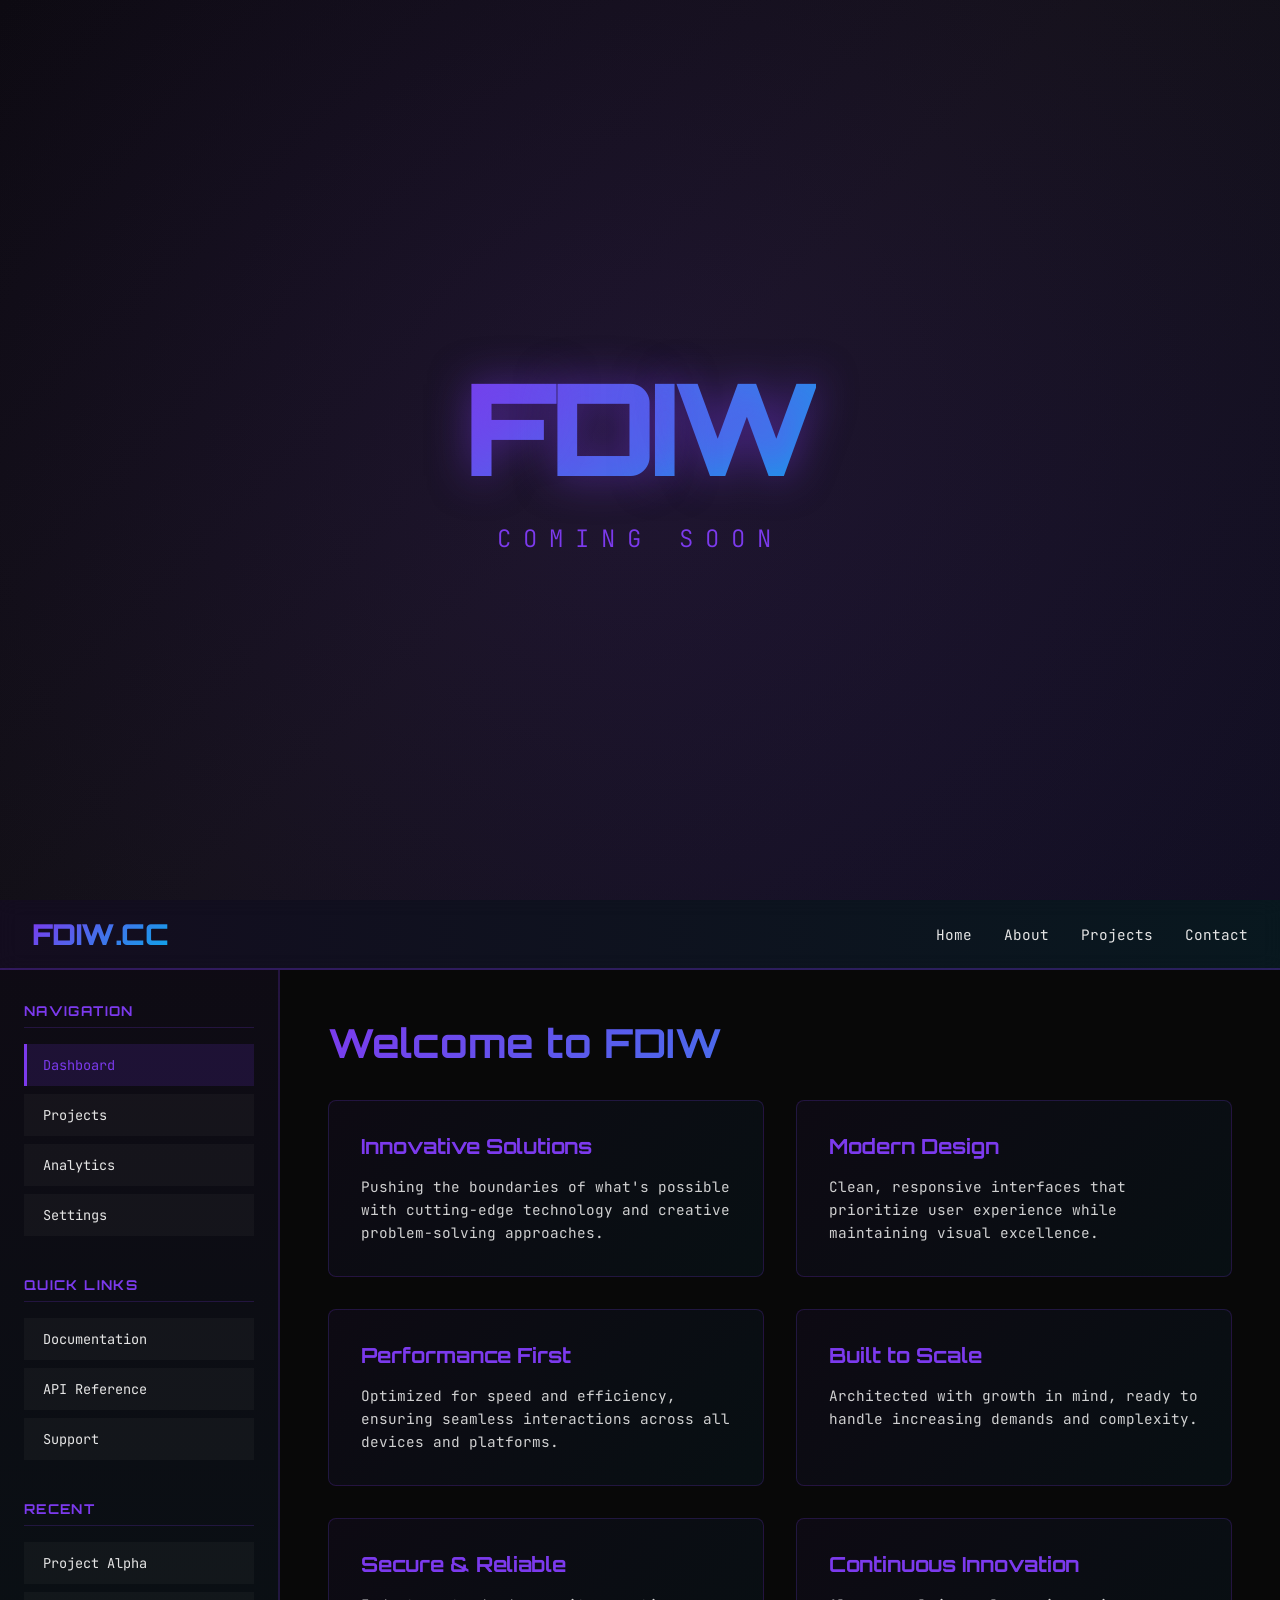
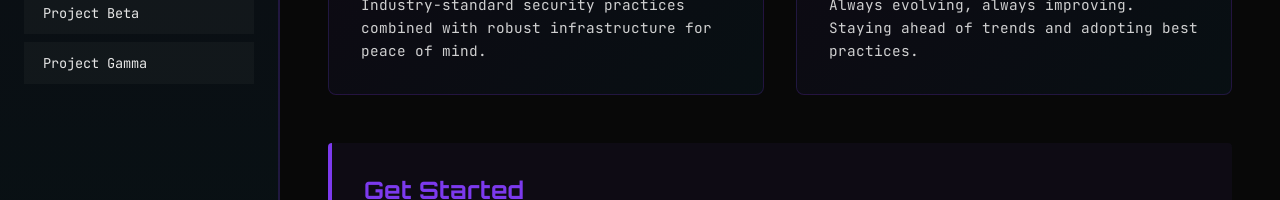
<file: index.html>
<!DOCTYPE html>
<html lang="en">
<head>
    <meta charset="UTF-8">
    <meta name="viewport" content="width=device-width, initial-scale=1.0">
    <title>fdiw.cc</title>
    <link href="https://fonts.googleapis.com/css2?family=Orbitron:wght@400;700;900&family=JetBrains+Mono:wght@300;400;500&display=swap" rel="stylesheet">
    <style>
        * {
            margin: 0;
            padding: 0;
            box-sizing: border-box;
        }

        :root {
            --primary: #7c3aed;
            --secondary: #0ea5e9;
            --bg-dark: #0f0f0f;
            --bg-darker: #080808;
            --text: #e5e5e5;
            --sidebar-width: 280px;
            --titlebar-height: 70px;
        }

        html {
            scroll-behavior: smooth;
            scroll-snap-type: y mandatory;
            overflow-y: scroll;
            scrollbar-width: none; /* Firefox */
            -ms-overflow-style: none; /* IE and Edge */
        }

        html::-webkit-scrollbar {
            display: none; /* Chrome, Safari, Opera */
        }

        body {
            font-family: 'JetBrains Mono', monospace;
            background: var(--bg-dark);
            color: var(--text);
            overflow-x: hidden;
        }

        /* Sections */
        .section {
            height: 100vh;
            width: 100vw;
            scroll-snap-align: start;
            scroll-snap-stop: always;
            position: relative;
        }

        /* Coming Soon Section */
        .coming-soon {
            display: flex;
            align-items: center;
            justify-content: center;
            background: linear-gradient(135deg, var(--bg-darker) 0%, var(--bg-dark) 50%, #0d0d1a 100%);
            position: relative;
            overflow: hidden;
        }

        .coming-soon::before {
            content: '';
            position: absolute;
            top: -50%;
            left: -50%;
            width: 200%;
            height: 200%;
            background: radial-gradient(circle, rgba(124,58,237,0.15) 0%, transparent 70%);
            animation: rotate 20s linear infinite;
        }

        @keyframes rotate {
            from { transform: rotate(0deg); }
            to { transform: rotate(360deg); }
        }

        .coming-soon-content {
            text-align: center;
            z-index: 1;
            position: relative;
        }

        .logo {
            font-family: 'Orbitron', sans-serif;
            font-size: 8rem;
            font-weight: 900;
            background: linear-gradient(135deg, var(--primary), var(--secondary));
            -webkit-background-clip: text;
            -webkit-text-fill-color: transparent;
            background-clip: text;
            letter-spacing: -0.05em;
            margin-bottom: 1rem;
            animation: glitch 3s infinite;
            text-shadow: 0 0 40px rgba(124,58,237,0.5);
        }

        @keyframes glitch {
            0%, 90%, 100% {
                transform: translate(0);
            }
            92% {
                transform: translate(-2px, 2px);
            }
            94% {
                transform: translate(2px, -2px);
            }
            96% {
                transform: translate(-2px, -2px);
            }
            98% {
                transform: translate(2px, 2px);
            }
        }

        .tagline {
            font-size: 1.5rem;
            font-weight: 300;
            color: var(--primary);
            letter-spacing: 0.5em;
            text-transform: uppercase;
            opacity: 0;
            animation: fadeIn 1s ease-out 0.5s forwards;
        }

        @keyframes fadeIn {
            to { opacity: 1; }
        }

        /* Main Site Section */
        .main-site {
            background: var(--bg-darker);
            display: flex;
            flex-direction: column;
        }

        /* Title Bar */
        .titlebar {
            height: var(--titlebar-height);
            background: linear-gradient(to right, rgba(124,58,237,0.1), rgba(14,165,233,0.1));
            border-bottom: 2px solid rgba(124,58,237,0.3);
            display: flex;
            align-items: center;
            padding: 0 2rem;
            position: sticky;
            top: 0;
            z-index: 100;
            backdrop-filter: blur(10px);
        }

        .titlebar-logo {
            font-family: 'Orbitron', sans-serif;
            font-size: 1.8rem;
            font-weight: 900;
            background: linear-gradient(135deg, var(--primary), var(--secondary));
            -webkit-background-clip: text;
            -webkit-text-fill-color: transparent;
            background-clip: text;
            letter-spacing: -0.02em;
        }

        .titlebar-nav {
            margin-left: auto;
            display: flex;
            gap: 2rem;
        }

        .titlebar-nav a {
            color: var(--text);
            text-decoration: none;
            font-size: 0.9rem;
            font-weight: 400;
            transition: all 0.3s ease;
            position: relative;
        }

        .titlebar-nav a::after {
            content: '';
            position: absolute;
            bottom: -5px;
            left: 0;
            width: 0;
            height: 2px;
            background: var(--primary);
            transition: width 0.3s ease;
        }

        .titlebar-nav a:hover {
            color: var(--primary);
        }

        .titlebar-nav a:hover::after {
            width: 100%;
        }

        /* Content Area */
        .content-area {
            display: flex;
            flex: 1;
            overflow: hidden;
        }

        /* Sidebar */
        .sidebar {
            width: var(--sidebar-width);
            background: linear-gradient(180deg, rgba(124,58,237,0.05), rgba(14,165,233,0.05));
            border-right: 2px solid rgba(124,58,237,0.2);
            padding: 2rem 1.5rem;
            overflow-y: auto;
        }

        .sidebar-section {
            margin-bottom: 2.5rem;
        }

        .sidebar-title {
            font-family: 'Orbitron', sans-serif;
            font-size: 0.85rem;
            font-weight: 700;
            color: var(--primary);
            text-transform: uppercase;
            letter-spacing: 0.1em;
            margin-bottom: 1rem;
            padding-bottom: 0.5rem;
            border-bottom: 1px solid rgba(124,58,237,0.2);
        }

        .sidebar-item {
            padding: 0.75rem 1rem;
            margin-bottom: 0.5rem;
            background: rgba(255,255,255,0.03);
            border-left: 3px solid transparent;
            cursor: pointer;
            transition: all 0.3s ease;
            font-size: 0.85rem;
        }

        .sidebar-item:hover {
            background: rgba(124,58,237,0.1);
            border-left-color: var(--primary);
            transform: translateX(5px);
        }

        .sidebar-item.active {
            background: rgba(124,58,237,0.15);
            border-left-color: var(--primary);
            color: var(--primary);
        }

        /* Main Content */
        .main-content {
            flex: 1;
            padding: 3rem;
            overflow-y: auto;
        }

        .content-grid {
            display: grid;
            grid-template-columns: repeat(auto-fit, minmax(300px, 1fr));
            gap: 2rem;
            margin-bottom: 3rem;
        }

        .card {
            background: linear-gradient(135deg, rgba(124,58,237,0.05), rgba(14,165,233,0.05));
            border: 1px solid rgba(124,58,237,0.2);
            padding: 2rem;
            border-radius: 8px;
            transition: all 0.4s ease;
            position: relative;
            overflow: hidden;
        }

        .card::before {
            content: '';
            position: absolute;
            top: 0;
            left: -100%;
            width: 100%;
            height: 100%;
            background: linear-gradient(90deg, transparent, rgba(124,58,237,0.1), transparent);
            transition: left 0.6s ease;
        }

        .card:hover::before {
            left: 100%;
        }

        .card:hover {
            transform: translateY(-5px);
            border-color: var(--primary);
            box-shadow: 0 10px 30px rgba(124,58,237,0.2);
        }

        .card-title {
            font-family: 'Orbitron', sans-serif;
            font-size: 1.3rem;
            font-weight: 700;
            color: var(--primary);
            margin-bottom: 1rem;
        }

        .card-content {
            font-size: 0.9rem;
            line-height: 1.6;
            color: var(--text);
            opacity: 0.9;
        }

        /* Responsive */
        @media (max-width: 768px) {
            .logo {
                font-size: 4rem;
            }

            .tagline {
                font-size: 1rem;
                letter-spacing: 0.3em;
            }

            .sidebar {
                width: 200px;
            }

            .main-content {
                padding: 2rem;
            }

            .content-grid {
                grid-template-columns: 1fr;
            }
        }

        /* Custom Scrollbar */
        ::-webkit-scrollbar {
            width: 8px;
        }

        ::-webkit-scrollbar-track {
            background: var(--bg-darker);
        }

        ::-webkit-scrollbar-thumb {
            background: linear-gradient(180deg, var(--primary), var(--secondary));
            border-radius: 4px;
        }

        ::-webkit-scrollbar-thumb:hover {
            background: var(--primary);
        }
    </style>
</head>
<body>
    <!-- Coming Soon Section -->
    <section class="section coming-soon">
        <div class="coming-soon-content">
            <div class="logo">FDIW</div>
            <div class="tagline">Coming Soon</div>
        </div>
    </section>

    <!-- Main Site Section -->
    <section class="section main-site">
        <div class="titlebar">
            <div class="titlebar-logo">FDIW.CC</div>
            <nav class="titlebar-nav">
                <a href="#home">Home</a>
                <a href="#about">About</a>
                <a href="#projects">Projects</a>
                <a href="#contact">Contact</a>
            </nav>
        </div>
        
        <div class="content-area">
            <aside class="sidebar">
                <div class="sidebar-section">
                    <div class="sidebar-title">Navigation</div>
                    <div class="sidebar-item active">Dashboard</div>
                    <div class="sidebar-item">Projects</div>
                    <div class="sidebar-item">Analytics</div>
                    <div class="sidebar-item">Settings</div>
                </div>
                
                <div class="sidebar-section">
                    <div class="sidebar-title">Quick Links</div>
                    <div class="sidebar-item">Documentation</div>
                    <div class="sidebar-item">API Reference</div>
                    <div class="sidebar-item">Support</div>
                </div>
                
                <div class="sidebar-section">
                    <div class="sidebar-title">Recent</div>
                    <div class="sidebar-item">Project Alpha</div>
                    <div class="sidebar-item">Project Beta</div>
                    <div class="sidebar-item">Project Gamma</div>
                </div>
            </aside>
            
            <main class="main-content">
                <h1 style="font-family: 'Orbitron', sans-serif; font-size: 2.5rem; margin-bottom: 2rem; background: linear-gradient(135deg, var(--primary), var(--secondary)); -webkit-background-clip: text; -webkit-text-fill-color: transparent;">
                    Welcome to FDIW
                </h1>
                
                <div class="content-grid">
                    <div class="card">
                        <div class="card-title">Innovative Solutions</div>
                        <div class="card-content">
                            Pushing the boundaries of what's possible with cutting-edge technology and creative problem-solving approaches.
                        </div>
                    </div>
                    
                    <div class="card">
                        <div class="card-title">Modern Design</div>
                        <div class="card-content">
                            Clean, responsive interfaces that prioritize user experience while maintaining visual excellence.
                        </div>
                    </div>
                    
                    <div class="card">
                        <div class="card-title">Performance First</div>
                        <div class="card-content">
                            Optimized for speed and efficiency, ensuring seamless interactions across all devices and platforms.
                        </div>
                    </div>
                    
                    <div class="card">
                        <div class="card-title">Built to Scale</div>
                        <div class="card-content">
                            Architected with growth in mind, ready to handle increasing demands and complexity.
                        </div>
                    </div>
                    
                    <div class="card">
                        <div class="card-title">Secure & Reliable</div>
                        <div class="card-content">
                            Industry-standard security practices combined with robust infrastructure for peace of mind.
                        </div>
                    </div>
                    
                    <div class="card">
                        <div class="card-title">Continuous Innovation</div>
                        <div class="card-content">
                            Always evolving, always improving. Staying ahead of trends and adopting best practices.
                        </div>
                    </div>
                </div>
                
                <div style="margin-top: 3rem; padding: 2rem; background: rgba(124,58,237,0.05); border-left: 4px solid var(--primary); border-radius: 4px;">
                    <h2 style="font-family: 'Orbitron', sans-serif; color: var(--primary); margin-bottom: 1rem;">
                        Get Started
                    </h2>
                    <p style="line-height: 1.8; opacity: 0.9;">
                        Ready to explore what FDIW has to offer? Navigate through the sidebar to discover our projects, 
                        read the documentation, or get in touch with our team. We're here to help you succeed.
                    </p>
                </div>
            </main>
        </div>
    </section>

    <script>
        // Enhanced scroll snap behavior
        let isScrolling;
        document.addEventListener('scroll', function() {
            window.clearTimeout(isScrolling);
            isScrolling = setTimeout(function() {
                // Smooth snap after scroll stops
                const sections = document.querySelectorAll('.section');
                const scrollPosition = window.scrollY;
                const windowHeight = window.innerHeight;
                
                sections.forEach((section, index) => {
                    const sectionTop = section.offsetTop;
                    const sectionBottom = sectionTop + section.offsetHeight;
                    
                    if (scrollPosition >= sectionTop - windowHeight / 2 && 
                        scrollPosition < sectionBottom - windowHeight / 2) {
                        section.scrollIntoView({ behavior: 'smooth', block: 'start' });
                    }
                });
            }, 150);
        }, false);

        // Sidebar interactivity
        document.querySelectorAll('.sidebar-item').forEach(item => {
            item.addEventListener('click', function() {
                document.querySelectorAll('.sidebar-item').forEach(i => i.classList.remove('active'));
                this.classList.add('active');
            });
        });
    </script>
</body>
</html>
</file>
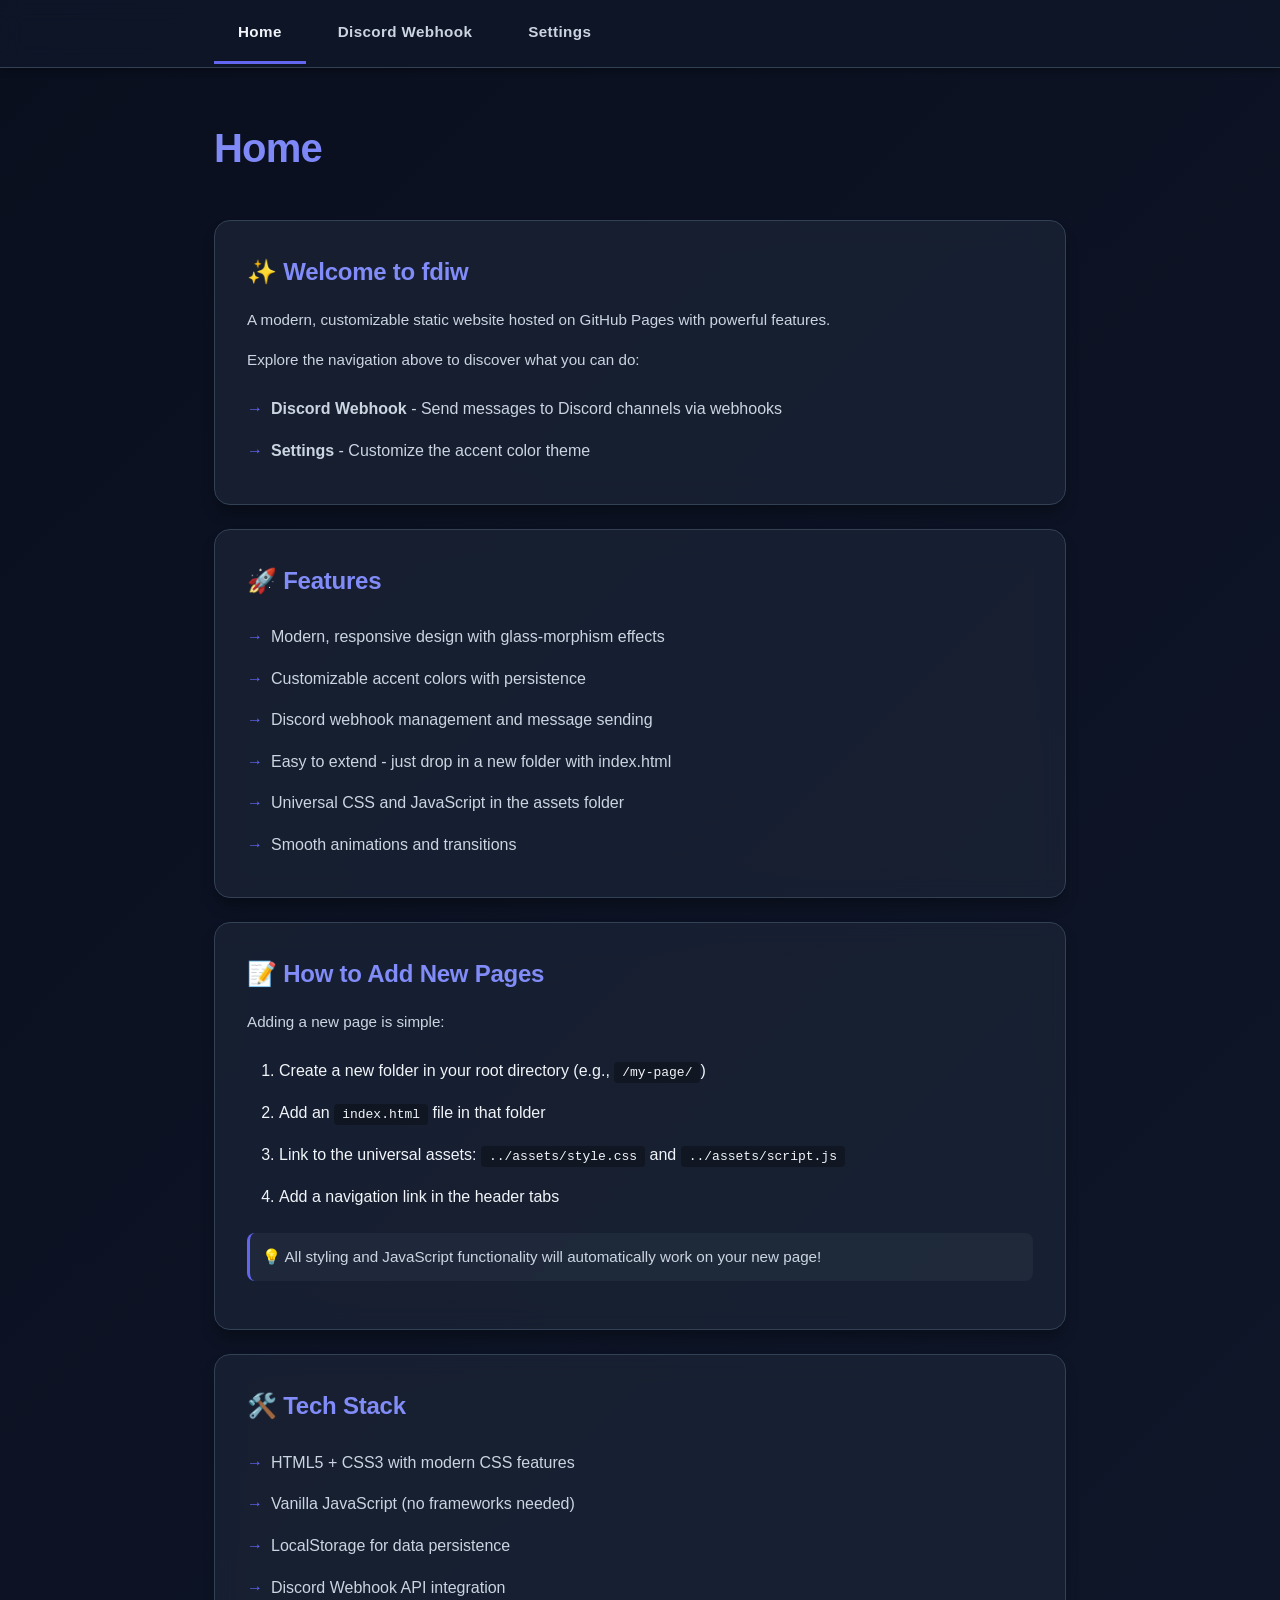
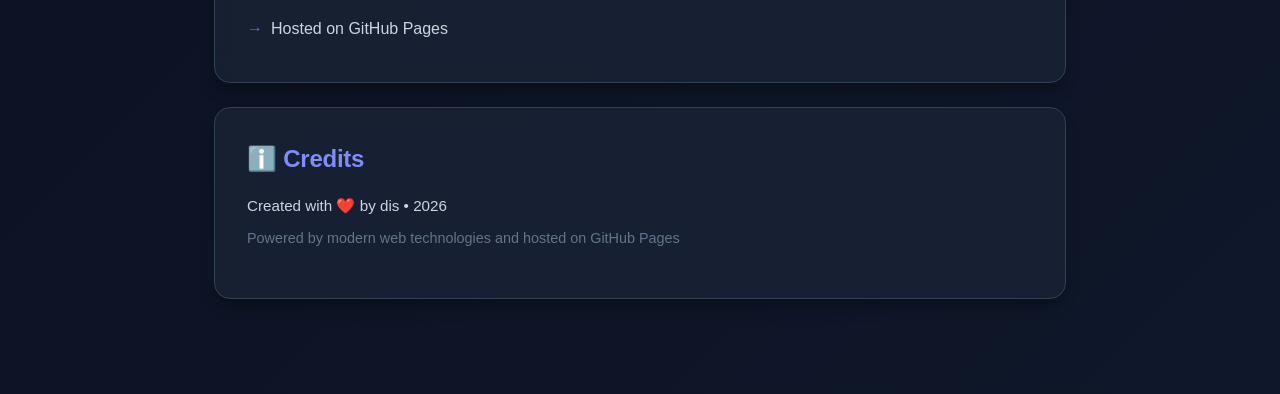
<file: home/index.html>
<!DOCTYPE html>
<html lang="en">
<head>
  <meta charset="UTF-8" />
  <meta name="viewport" content="width=device-width, initial-scale=1.0"/>
  <title>fdiw – Home</title>
  <link rel="stylesheet" href="../assets/style.css">
  <style id="accent-style"></style>
</head>
<body>

  <header>
    <nav class="tabs">
      <a href="/home/" class="tab active">Home</a>
      <a href="/webhook/" class="tab">Discord Webhook</a>
      <a href="/settings/" class="tab">Settings</a>
    </nav>
  </header>

  <main class="container">
    <h1>Home</h1>

    <div class="card">
      <h2>✨ Welcome to fdiw</h2>
      <p>A modern, customizable static website hosted on GitHub Pages with powerful features.</p>
      <p>Explore the navigation above to discover what you can do:</p>
      <ul>
        <li><strong>Discord Webhook</strong> - Send messages to Discord channels via webhooks</li>
        <li><strong>Settings</strong> - Customize the accent color theme</li>
      </ul>
    </div>

    <div class="card">
      <h2>🚀 Features</h2>
      <ul>
        <li>Modern, responsive design with glass-morphism effects</li>
        <li>Customizable accent colors with persistence</li>
        <li>Discord webhook management and message sending</li>
        <li>Easy to extend - just drop in a new folder with index.html</li>
        <li>Universal CSS and JavaScript in the assets folder</li>
        <li>Smooth animations and transitions</li>
      </ul>
    </div>

    <div class="card">
      <h2>📝 How to Add New Pages</h2>
      <p>Adding a new page is simple:</p>
      <ol style="list-style: decimal; padding-left: 2rem;">
        <li style="padding: 0.5rem 0;">Create a new folder in your root directory (e.g., <code style="background: rgba(0,0,0,0.3); padding: 0.2rem 0.5rem; border-radius: 4px;">/my-page/</code>)</li>
        <li style="padding: 0.5rem 0;">Add an <code style="background: rgba(0,0,0,0.3); padding: 0.2rem 0.5rem; border-radius: 4px;">index.html</code> file in that folder</li>
        <li style="padding: 0.5rem 0;">Link to the universal assets: <code style="background: rgba(0,0,0,0.3); padding: 0.2rem 0.5rem; border-radius: 4px;">../assets/style.css</code> and <code style="background: rgba(0,0,0,0.3); padding: 0.2rem 0.5rem; border-radius: 4px;">../assets/script.js</code></li>
        <li style="padding: 0.5rem 0;">Add a navigation link in the header tabs</li>
      </ol>
      <p class="hint">
        💡 All styling and JavaScript functionality will automatically work on your new page!
      </p>
    </div>

    <div class="card">
      <h2>🛠️ Tech Stack</h2>
      <ul>
        <li>HTML5 + CSS3 with modern CSS features</li>
        <li>Vanilla JavaScript (no frameworks needed)</li>
        <li>LocalStorage for data persistence</li>
        <li>Discord Webhook API integration</li>
        <li>Hosted on GitHub Pages</li>
      </ul>
    </div>

    <div class="card">
      <h2>ℹ️ Credits</h2>
      <p style="color: var(--text-secondary); margin-bottom: 0.5rem;">
        Created with ❤️ by dis • 2026
      </p>
      <p style="color: var(--text-muted); font-size: 0.9rem;">
        Powered by modern web technologies and hosted on GitHub Pages
      </p>
    </div>
  </main>

  <script src="../assets/script.js"></script>
</body>
</html>
</file>
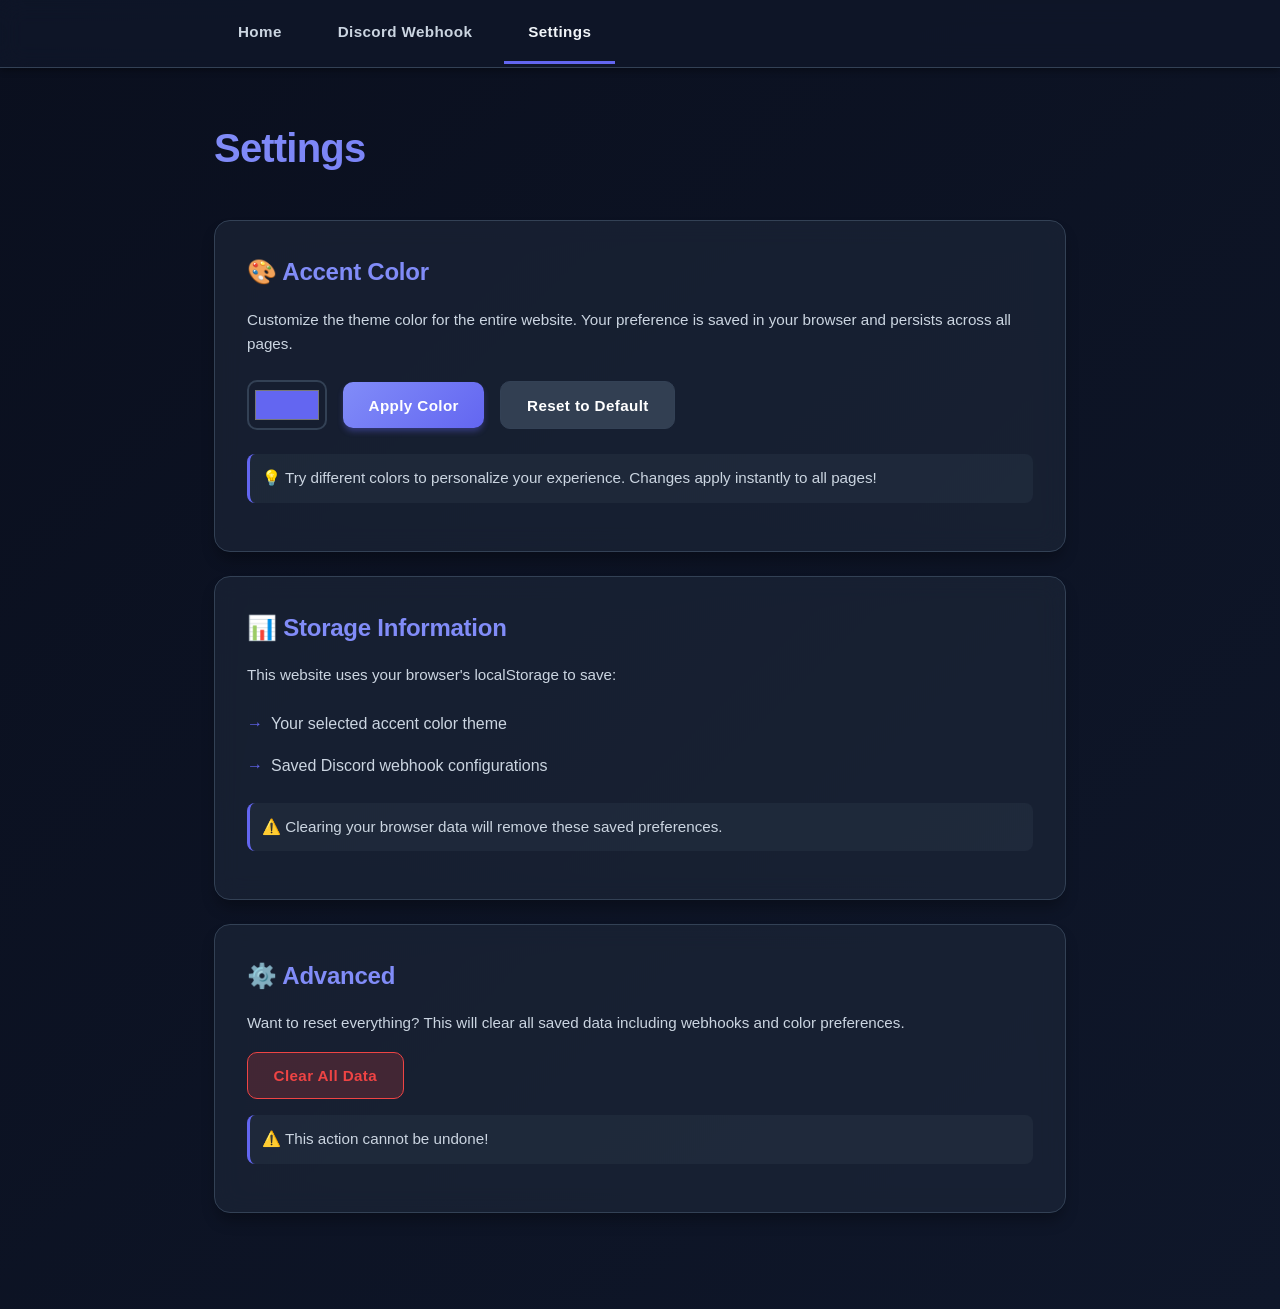
<file: settings/index.html>
<!DOCTYPE html>
<html lang="en">
<head>
  <meta charset="UTF-8" />
  <meta name="viewport" content="width=device-width, initial-scale=1.0"/>
  <title>fdiw – Settings</title>
  <link rel="stylesheet" href="../assets/style.css">
  <style id="accent-style"></style>
</head>
<body>

  <header>
    <nav class="tabs">
      <a href="/home/" class="tab">Home</a>
      <a href="/webhook/" class="tab">Discord Webhook</a>
      <a href="/settings/" class="tab active">Settings</a>
    </nav>
  </header>

  <main class="container">
    <h1>Settings</h1>

    <div id="message" class="message"></div>

    <div class="card">
      <h2>🎨 Accent Color</h2>
      <p>Customize the theme color for the entire website. Your preference is saved in your browser and persists across all pages.</p>

      <div class="color-picker">
        <input type="color" id="accent-color" value="#6366f1">
        <button id="apply-color">Apply Color</button>
        <button id="reset-color">Reset to Default</button>
      </div>

      <p class="hint">
        💡 Try different colors to personalize your experience. Changes apply instantly to all pages!
      </p>
    </div>

    <div class="card">
      <h2>📊 Storage Information</h2>
      <p>This website uses your browser's localStorage to save:</p>
      <ul>
        <li>Your selected accent color theme</li>
        <li>Saved Discord webhook configurations</li>
      </ul>
      <p class="hint">
        ⚠️ Clearing your browser data will remove these saved preferences.
      </p>
    </div>

    <div class="card">
      <h2>⚙️ Advanced</h2>
      <p>Want to reset everything? This will clear all saved data including webhooks and color preferences.</p>
      <div class="button-group" style="margin-top: 1rem;">
        <button class="btn-danger" onclick="if(confirm('Are you sure? This will delete all saved data!')) { localStorage.clear(); location.reload(); }">
          Clear All Data
        </button>
      </div>
      <p class="hint">
        ⚠️ This action cannot be undone!
      </p>
    </div>
  </main>

  <script src="../assets/script.js"></script>
</body>
</html>
</file>
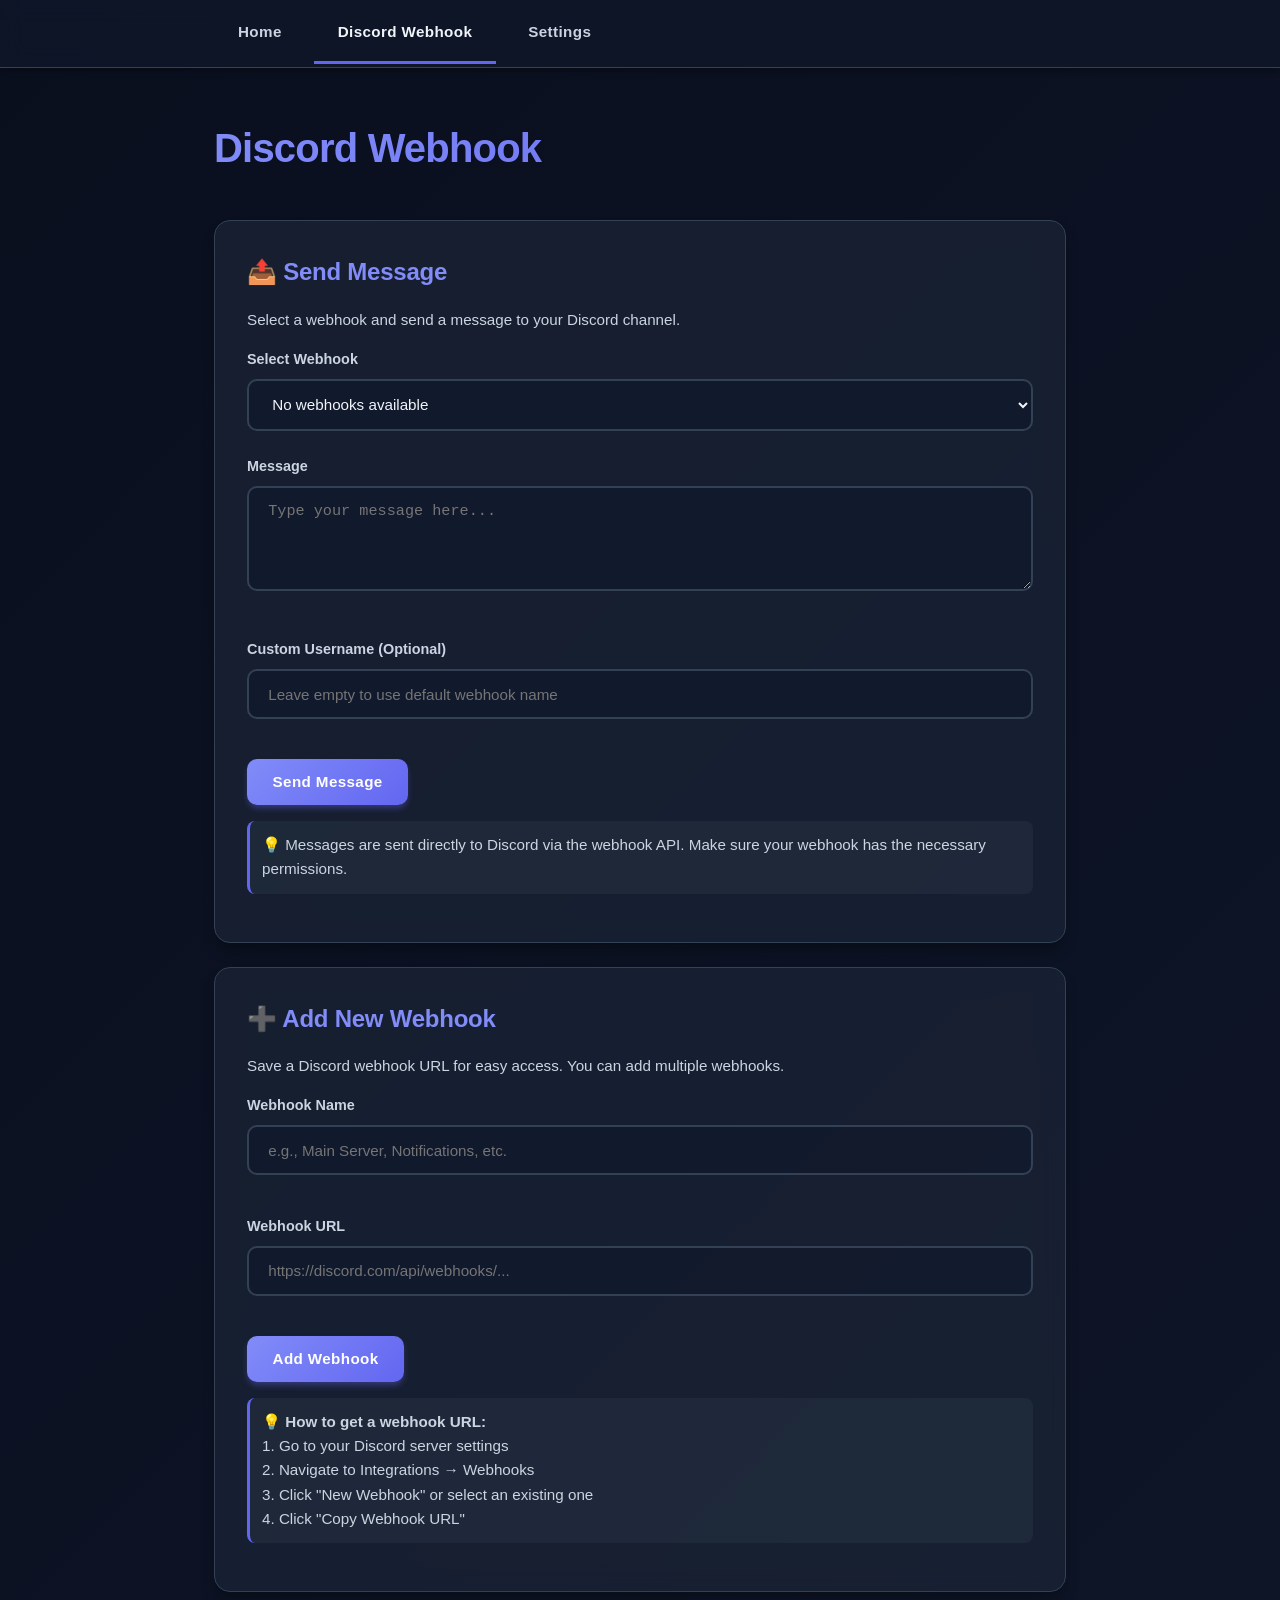
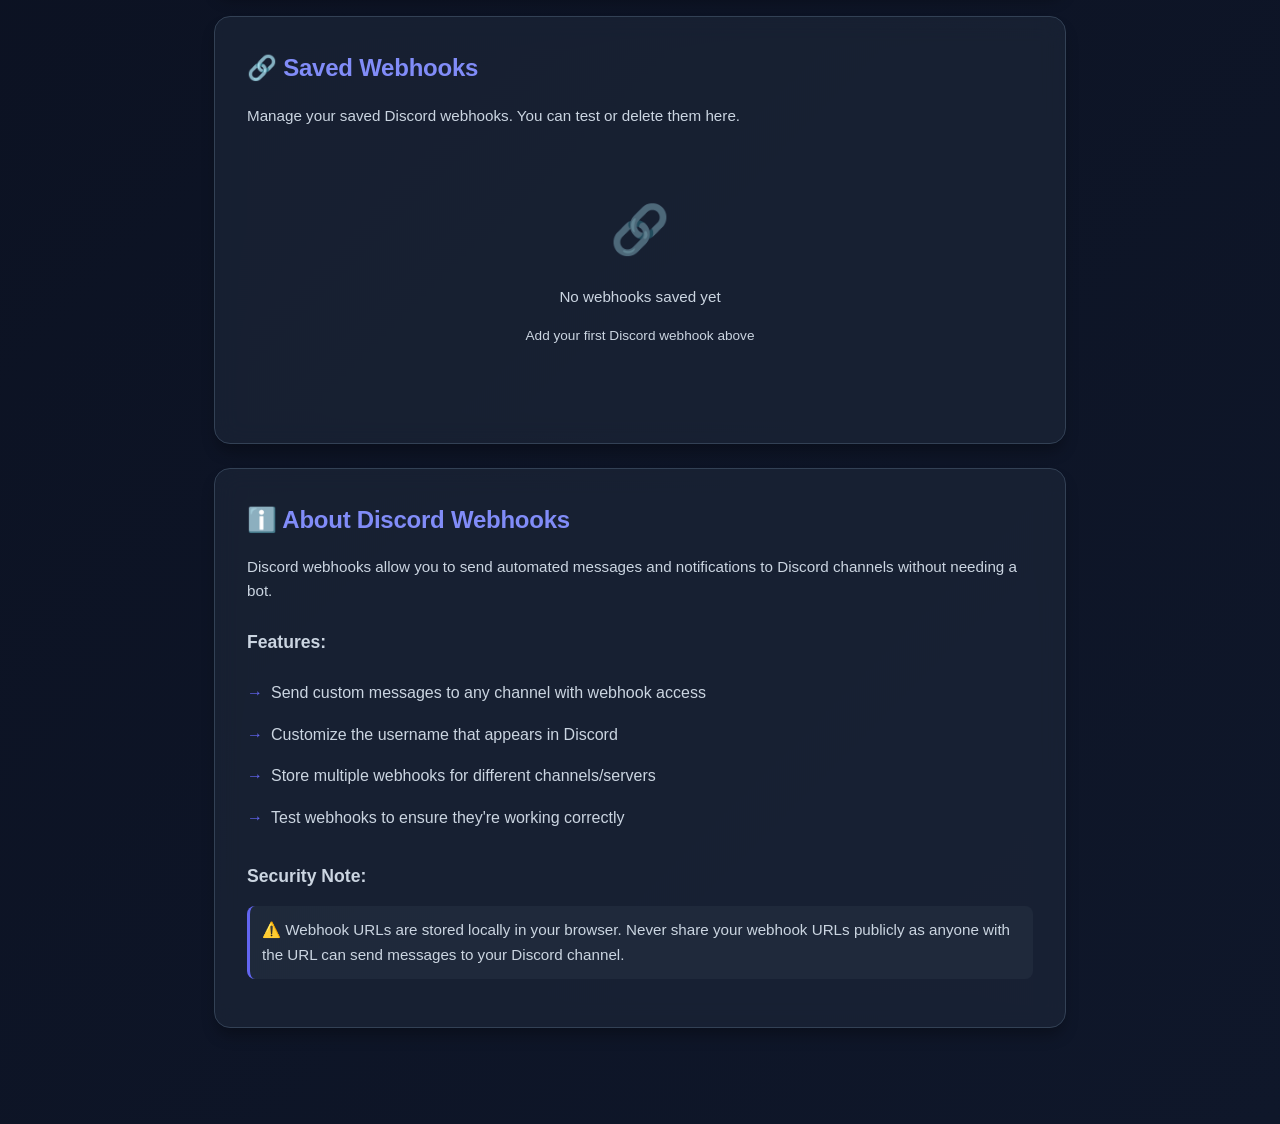
<file: webhook/index.html>
<!DOCTYPE html>
<html lang="en">
<head>
  <meta charset="UTF-8" />
  <meta name="viewport" content="width=device-width, initial-scale=1.0"/>
  <title>fdiw – Discord Webhook</title>
  <link rel="stylesheet" href="../assets/style.css">
  <style id="accent-style"></style>
</head>
<body>

  <header>
    <nav class="tabs">
      <a href="/home/" class="tab">Home</a>
      <a href="/webhook/" class="tab active">Discord Webhook</a>
      <a href="/settings/" class="tab">Settings</a>
    </nav>
  </header>

  <main class="container">
    <h1>Discord Webhook</h1>

    <div id="message" class="message"></div>

    <!-- Send Message Card -->
    <div class="card">
      <h2>📤 Send Message</h2>
      <p>Select a webhook and send a message to your Discord channel.</p>

      <div class="form-group">
        <label for="webhook-select">Select Webhook</label>
        <select id="webhook-select" style="width: 100%; padding: 0.9rem 1.2rem; background: rgba(15, 23, 42, 0.6); border: 2px solid var(--border); border-radius: 10px; color: var(--text); font-size: 0.95rem; font-family: inherit; cursor: pointer; transition: all 0.3s;">
          <option value="">No webhooks available</option>
        </select>
      </div>

      <div class="form-group">
        <label for="webhook-message">Message</label>
        <textarea 
          id="webhook-message" 
          placeholder="Type your message here..."
          rows="4"
        ></textarea>
      </div>

      <div class="form-group">
        <label for="webhook-username">Custom Username (Optional)</label>
        <input 
          type="text" 
          id="webhook-username" 
          placeholder="Leave empty to use default webhook name"
        />
      </div>

      <div class="button-group">
        <button id="send-webhook" class="btn-primary">Send Message</button>
      </div>

      <p class="hint">
        💡 Messages are sent directly to Discord via the webhook API. Make sure your webhook has the necessary permissions.
      </p>
    </div>

    <!-- Add Webhook Card -->
    <div class="card">
      <h2>➕ Add New Webhook</h2>
      <p>Save a Discord webhook URL for easy access. You can add multiple webhooks.</p>

      <div class="form-group">
        <label for="webhook-name">Webhook Name</label>
        <input 
          type="text" 
          id="webhook-name" 
          placeholder="e.g., Main Server, Notifications, etc."
        />
      </div>

      <div class="form-group">
        <label for="webhook-url">Webhook URL</label>
        <input 
          type="url" 
          id="webhook-url" 
          placeholder="https://discord.com/api/webhooks/..."
        />
      </div>

      <div class="button-group">
        <button id="add-webhook" class="btn-primary">Add Webhook</button>
      </div>

      <p class="hint">
        💡 <strong>How to get a webhook URL:</strong><br>
        1. Go to your Discord server settings<br>
        2. Navigate to Integrations → Webhooks<br>
        3. Click "New Webhook" or select an existing one<br>
        4. Click "Copy Webhook URL"
      </p>
    </div>

    <!-- Saved Webhooks Card -->
    <div class="card">
      <h2>🔗 Saved Webhooks</h2>
      <p>Manage your saved Discord webhooks. You can test or delete them here.</p>

      <div id="webhook-list"></div>
    </div>

    <!-- Info Card -->
    <div class="card">
      <h2>ℹ️ About Discord Webhooks</h2>
      <p>Discord webhooks allow you to send automated messages and notifications to Discord channels without needing a bot.</p>
      
      <h3>Features:</h3>
      <ul>
        <li>Send custom messages to any channel with webhook access</li>
        <li>Customize the username that appears in Discord</li>
        <li>Store multiple webhooks for different channels/servers</li>
        <li>Test webhooks to ensure they're working correctly</li>
      </ul>

      <h3>Security Note:</h3>
      <p class="hint">
        ⚠️ Webhook URLs are stored locally in your browser. Never share your webhook URLs publicly as anyone with the URL can send messages to your Discord channel.
      </p>
    </div>
  </main>

  <script src="../assets/script.js"></script>
</body>
</html>
</file>
<file: assets/style.css>
:root {
  --accent: #6366f1;
  --accent-dark: #4f46e5;
  --accent-light: #818cf8;
  --bg: #0a0f1e;
  --bg-secondary: #0f172a;
  --card: #1e293b;
  --card-hover: #293548;
  --text: #f1f5f9;
  --text-secondary: #cbd5e1;
  --text-muted: #64748b;
  --border: #334155;
  --success: #10b981;
  --error: #ef4444;
  --warning: #f59e0b;
}

* {
  margin: 0;
  padding: 0;
  box-sizing: border-box;
}

body {
  font-family: 'Inter', -apple-system, BlinkMacSystemFont, 'Segoe UI', sans-serif;
  background: linear-gradient(135deg, var(--bg) 0%, var(--bg-secondary) 100%);
  color: var(--text);
  min-height: 100vh;
  padding-bottom: 3rem;
  line-height: 1.6;
}

/* Header & Navigation */
header {
  backdrop-filter: blur(12px);
  background: rgba(15, 23, 42, 0.8);
  border-bottom: 1px solid var(--border);
  position: sticky;
  top: 0;
  z-index: 100;
  box-shadow: 0 4px 6px -1px rgba(0, 0, 0, 0.3);
}

.tabs {
  display: flex;
  max-width: 900px;
  margin: 0 auto;
  padding: 0 1.5rem;
  gap: 0.5rem;
}

.tab {
  padding: 1.25rem 1.5rem;
  color: var(--text-secondary);
  text-decoration: none;
  font-weight: 600;
  font-size: 0.95rem;
  border-bottom: 3px solid transparent;
  transition: all 0.3s cubic-bezier(0.4, 0, 0.2, 1);
  position: relative;
  letter-spacing: 0.025em;
}

.tab::before {
  content: '';
  position: absolute;
  bottom: 0;
  left: 0;
  right: 0;
  height: 3px;
  background: var(--accent);
  transform: scaleX(0);
  transition: transform 0.3s cubic-bezier(0.4, 0, 0.2, 1);
}

.tab:hover {
  color: var(--text);
  background: rgba(99, 102, 241, 0.05);
}

.tab.active {
  color: var(--text);
}

.tab.active::before {
  transform: scaleX(1);
}

/* Container */
.container {
  max-width: 900px;
  margin: 3rem auto;
  padding: 0 1.5rem;
}

h1 {
  margin-bottom: 2.5rem;
  font-size: 2.5rem;
  font-weight: 700;
  background: linear-gradient(135deg, var(--accent-light) 0%, var(--accent) 100%);
  -webkit-background-clip: text;
  -webkit-text-fill-color: transparent;
  background-clip: text;
  letter-spacing: -0.02em;
}

/* Cards */
.card {
  background: rgba(30, 41, 59, 0.6);
  backdrop-filter: blur(12px);
  border-radius: 16px;
  padding: 2rem;
  margin-bottom: 1.5rem;
  border: 1px solid var(--border);
  box-shadow: 0 10px 15px -3px rgba(0, 0, 0, 0.3);
  transition: all 0.3s cubic-bezier(0.4, 0, 0.2, 1);
}

.card:hover {
  transform: translateY(-2px);
  box-shadow: 0 20px 25px -5px rgba(0, 0, 0, 0.4);
  border-color: var(--accent);
  background: rgba(30, 41, 59, 0.8);
}

.card h2 {
  color: var(--accent-light);
  margin-bottom: 1rem;
  font-size: 1.5rem;
  font-weight: 600;
  letter-spacing: -0.01em;
}

.card h3 {
  color: var(--text-secondary);
  margin: 1.5rem 0 1rem;
  font-size: 1.1rem;
  font-weight: 600;
}

.card p {
  color: var(--text-secondary);
  margin-bottom: 1rem;
  font-size: 0.95rem;
}

.card ul {
  list-style: none;
  padding-left: 0;
}

.card ul li {
  color: var(--text-secondary);
  padding: 0.5rem 0;
  padding-left: 1.5rem;
  position: relative;
}

.card ul li::before {
  content: '→';
  position: absolute;
  left: 0;
  color: var(--accent);
  font-weight: bold;
}

/* Links */
a {
  color: var(--accent-light);
  text-decoration: none;
  transition: color 0.2s;
}

a:hover {
  color: var(--accent);
  text-decoration: underline;
}

/* Form Elements */
.color-picker {
  display: flex;
  gap: 1rem;
  flex-wrap: wrap;
  margin: 1.5rem 0;
  align-items: center;
}

.color-picker input[type="color"] {
  width: 80px;
  height: 50px;
  padding: 4px;
  border-radius: 10px;
  background: transparent;
  border: 2px solid var(--border);
  cursor: pointer;
  transition: all 0.2s;
}

.color-picker input[type="color"]:hover {
  border-color: var(--accent);
  transform: scale(1.05);
}

input[type="text"],
input[type="url"],
textarea {
  width: 100%;
  padding: 0.9rem 1.2rem;
  background: rgba(15, 23, 42, 0.6);
  border: 2px solid var(--border);
  border-radius: 10px;
  color: var(--text);
  font-size: 0.95rem;
  font-family: inherit;
  transition: all 0.3s;
  margin-bottom: 1rem;
}

input[type="text"]:focus,
input[type="url"]:focus,
textarea:focus {
  outline: none;
  border-color: var(--accent);
  background: rgba(15, 23, 42, 0.9);
  box-shadow: 0 0 0 3px rgba(99, 102, 241, 0.1);
}

textarea {
  resize: vertical;
  min-height: 100px;
  font-family: 'SF Mono', Monaco, 'Cascadia Code', monospace;
}

/* Buttons */
button {
  padding: 0.9rem 1.6rem;
  border: none;
  border-radius: 10px;
  font-weight: 600;
  font-size: 0.95rem;
  cursor: pointer;
  transition: all 0.3s cubic-bezier(0.4, 0, 0.2, 1);
  letter-spacing: 0.025em;
  position: relative;
  overflow: hidden;
}

button::before {
  content: '';
  position: absolute;
  top: 50%;
  left: 50%;
  width: 0;
  height: 0;
  border-radius: 50%;
  background: rgba(255, 255, 255, 0.1);
  transform: translate(-50%, -50%);
  transition: width 0.6s, height 0.6s;
}

button:active::before {
  width: 300px;
  height: 300px;
}

button:disabled {
  opacity: 0.5;
  cursor: not-allowed;
}

.btn-primary,
#apply-color,
#send-webhook {
  background: linear-gradient(135deg, var(--accent-light) 0%, var(--accent) 100%);
  color: white;
  box-shadow: 0 4px 6px -1px rgba(99, 102, 241, 0.4);
}

.btn-primary:hover,
#apply-color:hover,
#send-webhook:hover {
  box-shadow: 0 10px 15px -3px rgba(99, 102, 241, 0.5);
  transform: translateY(-2px);
}

.btn-secondary,
#reset-color {
  background: rgba(71, 85, 105, 0.6);
  color: white;
  border: 1px solid var(--border);
}

.btn-secondary:hover,
#reset-color:hover {
  background: rgba(100, 116, 139, 0.8);
  transform: translateY(-2px);
}

.btn-danger {
  background: rgba(239, 68, 68, 0.2);
  color: var(--error);
  border: 1px solid var(--error);
}

.btn-danger:hover {
  background: var(--error);
  color: white;
  transform: translateY(-2px);
}

/* Webhook List */
.webhook-list {
  display: flex;
  flex-direction: column;
  gap: 1rem;
  margin-top: 1.5rem;
}

.webhook-item {
  background: rgba(15, 23, 42, 0.6);
  border: 1px solid var(--border);
  border-radius: 12px;
  padding: 1.2rem;
  display: flex;
  justify-content: space-between;
  align-items: center;
  gap: 1rem;
  transition: all 0.3s;
}

.webhook-item:hover {
  border-color: var(--accent);
  background: rgba(15, 23, 42, 0.9);
}

.webhook-info {
  flex: 1;
  min-width: 0;
}

.webhook-name {
  font-weight: 600;
  color: var(--text);
  margin-bottom: 0.25rem;
}

.webhook-url {
  font-size: 0.85rem;
  color: var(--text-muted);
  font-family: 'SF Mono', Monaco, monospace;
  overflow: hidden;
  text-overflow: ellipsis;
  white-space: nowrap;
}

.webhook-actions {
  display: flex;
  gap: 0.5rem;
}

.webhook-actions button {
  padding: 0.5rem 1rem;
  font-size: 0.85rem;
}

/* Messages & Alerts */
.message {
  padding: 1rem 1.2rem;
  border-radius: 10px;
  margin-bottom: 1rem;
  font-size: 0.9rem;
  font-weight: 500;
  display: none;
  animation: slideIn 0.3s ease-out;
}

@keyframes slideIn {
  from {
    opacity: 0;
    transform: translateY(-10px);
  }
  to {
    opacity: 1;
    transform: translateY(0);
  }
}

.message.show {
  display: block;
}

.message.success {
  background: rgba(16, 185, 129, 0.15);
  border: 1px solid var(--success);
  color: var(--success);
}

.message.error {
  background: rgba(239, 68, 68, 0.15);
  border: 1px solid var(--error);
  color: var(--error);
}

.message.warning {
  background: rgba(245, 158, 11, 0.15);
  border: 1px solid var(--warning);
  color: var(--warning);
}

/* Hints */
.hint {
  color: var(--text-muted);
  font-size: 0.85rem;
  margin-top: 1rem;
  padding: 0.75rem;
  background: rgba(100, 116, 139, 0.1);
  border-radius: 8px;
  border-left: 3px solid var(--accent);
}

/* Form Groups */
.form-group {
  margin-bottom: 1.5rem;
}

.form-group label {
  display: block;
  color: var(--text-secondary);
  font-weight: 600;
  margin-bottom: 0.5rem;
  font-size: 0.9rem;
}

.button-group {
  display: flex;
  gap: 1rem;
  flex-wrap: wrap;
  margin-top: 1rem;
}

/* Empty State */
.empty-state {
  text-align: center;
  padding: 3rem 2rem;
  color: var(--text-muted);
}

.empty-state-icon {
  font-size: 3rem;
  margin-bottom: 1rem;
  opacity: 0.5;
}

/* Responsive */
@media (max-width: 768px) {
  .container {
    padding: 0 1rem;
    margin: 2rem auto;
  }

  h1 {
    font-size: 2rem;
  }

  .card {
    padding: 1.5rem;
  }

  .tabs {
    padding: 0 1rem;
  }

  .tab {
    padding: 1rem;
    font-size: 0.9rem;
  }

  .webhook-item {
    flex-direction: column;
    align-items: stretch;
  }

  .webhook-actions {
    justify-content: stretch;
  }

  .webhook-actions button {
    flex: 1;
  }

  .button-group {
    flex-direction: column;
  }

  .button-group button {
    width: 100%;
  }
}

/* Loading Spinner */
.spinner {
  border: 3px solid rgba(255, 255, 255, 0.1);
  border-top: 3px solid var(--accent);
  border-radius: 50%;
  width: 20px;
  height: 20px;
  animation: spin 0.8s linear infinite;
  display: inline-block;
  margin-left: 0.5rem;
}

@keyframes spin {
  0% { transform: rotate(0deg); }
  100% { transform: rotate(360deg); }
}
</file>
